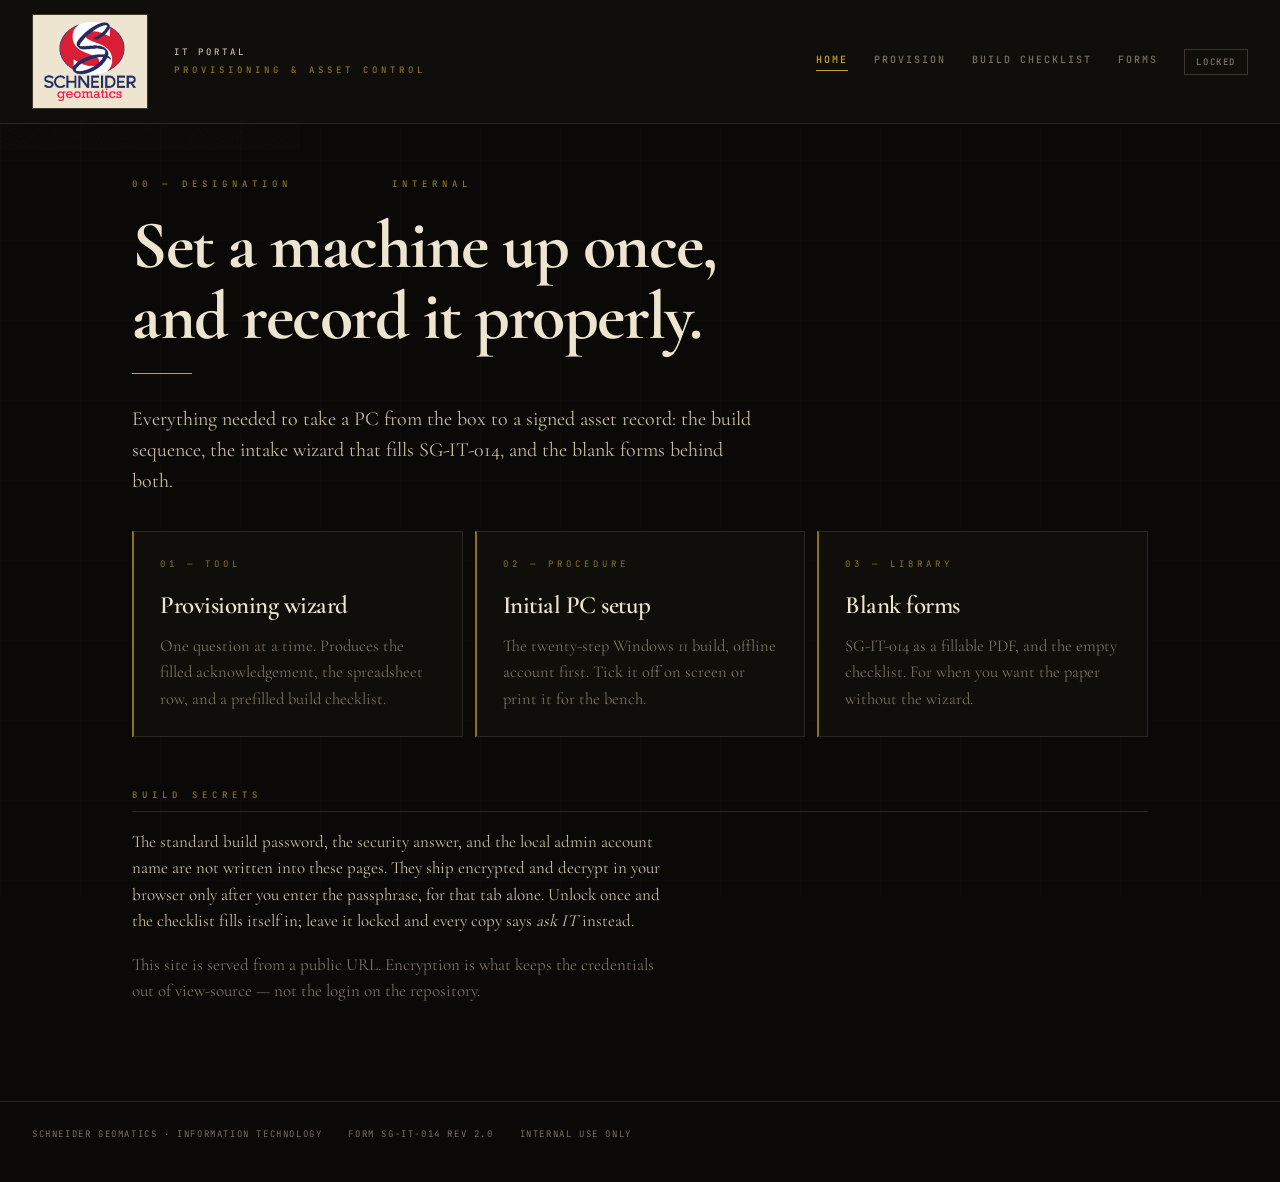
<file: index.html>
<!DOCTYPE html>
<html lang="en">
<head>
<meta charset="utf-8">
<meta name="viewport" content="width=device-width, initial-scale=1">
<meta name="robots" content="noindex, nofollow">
<title>Schneider Geomatics — IT Portal</title>
<link rel="icon" href="assets/img/favicon.png">
<link rel="stylesheet" href="assets/css/portal.css">
</head>
<body>
<div class="grid-bg"></div>
<svg class="noise" xmlns="http://www.w3.org/2000/svg"><filter id="grain"><feTurbulence type="fractalNoise" baseFrequency="0.8" numOctaves="3" stitchTiles="stitch"/></filter><rect width="100%" height="100%" filter="url(#grain)"/></svg>

<div class="shell">
  <header class="topbar">
    <a class="mark" href="index.html"><img src="assets/img/logo.png" alt="Schneider Geomatics"></a>
    <div class="sitename"><b>IT Portal</b>Provisioning &amp; asset control</div>
    <nav class="topnav">
      <a href="index.html" aria-current="page">Home</a>
      <a href="provision.html">Provision</a>
      <a href="checklist.html">Build checklist</a>
      <a href="forms.html">Forms</a>
      <button class="lockstate" id="lockbtn">Locked</button>
    </nav>
  </header>

  <main class="wrap">
    <p class="eyebrow"><span>00 &mdash; Designation</span><span>Internal</span></p>
    <h1>Set a machine up once,<br>and record it properly.</h1>
    <div class="rule"></div>
    <p class="lede">Everything needed to take a PC from the box to a signed asset record: the build sequence, the intake wizard that fills SG-IT-014, and the blank forms behind both.</p>

    <div class="tiles">
      <a class="tile" href="provision.html">
        <span class="n">01 &mdash; TOOL</span>
        <strong>Provisioning wizard</strong>
        <span class="d">One question at a time. Produces the filled acknowledgement, the spreadsheet row, and a prefilled build checklist.</span>
      </a>
      <a class="tile" href="checklist.html">
        <span class="n">02 &mdash; PROCEDURE</span>
        <strong>Initial PC setup</strong>
        <span class="d">The twenty-step Windows 11 build, offline account first. Tick it off on screen or print it for the bench.</span>
      </a>
      <a class="tile" href="forms.html">
        <span class="n">03 &mdash; LIBRARY</span>
        <strong>Blank forms</strong>
        <span class="d">SG-IT-014 as a fillable PDF, and the empty checklist. For when you want the paper without the wizard.</span>
      </a>
    </div>

    <h3 style="margin-top:52px">Build secrets</h3>
    <p>The standard build password, the security answer, and the local admin account name are not written into these pages. They ship encrypted and decrypt in your browser only after you enter the passphrase, for that tab alone. Unlock once and the checklist fills itself in; leave it locked and every copy says <em>ask IT</em> instead.</p>
    <p class="dim">This site is served from a public URL. Encryption is what keeps the credentials out of view-source — not the login on the repository.</p>
  </main>

  <footer class="site">
    <span>Schneider Geomatics · Information Technology</span>
    <span>Form SG-IT-014 Rev 2.0</span>
    <span>Internal use only</span>
  </footer>
</div>

<script>window.SITE_ROOT = "./";</script>
<script src="assets/js/vault.js"></script>
</body>
</html>
</file>
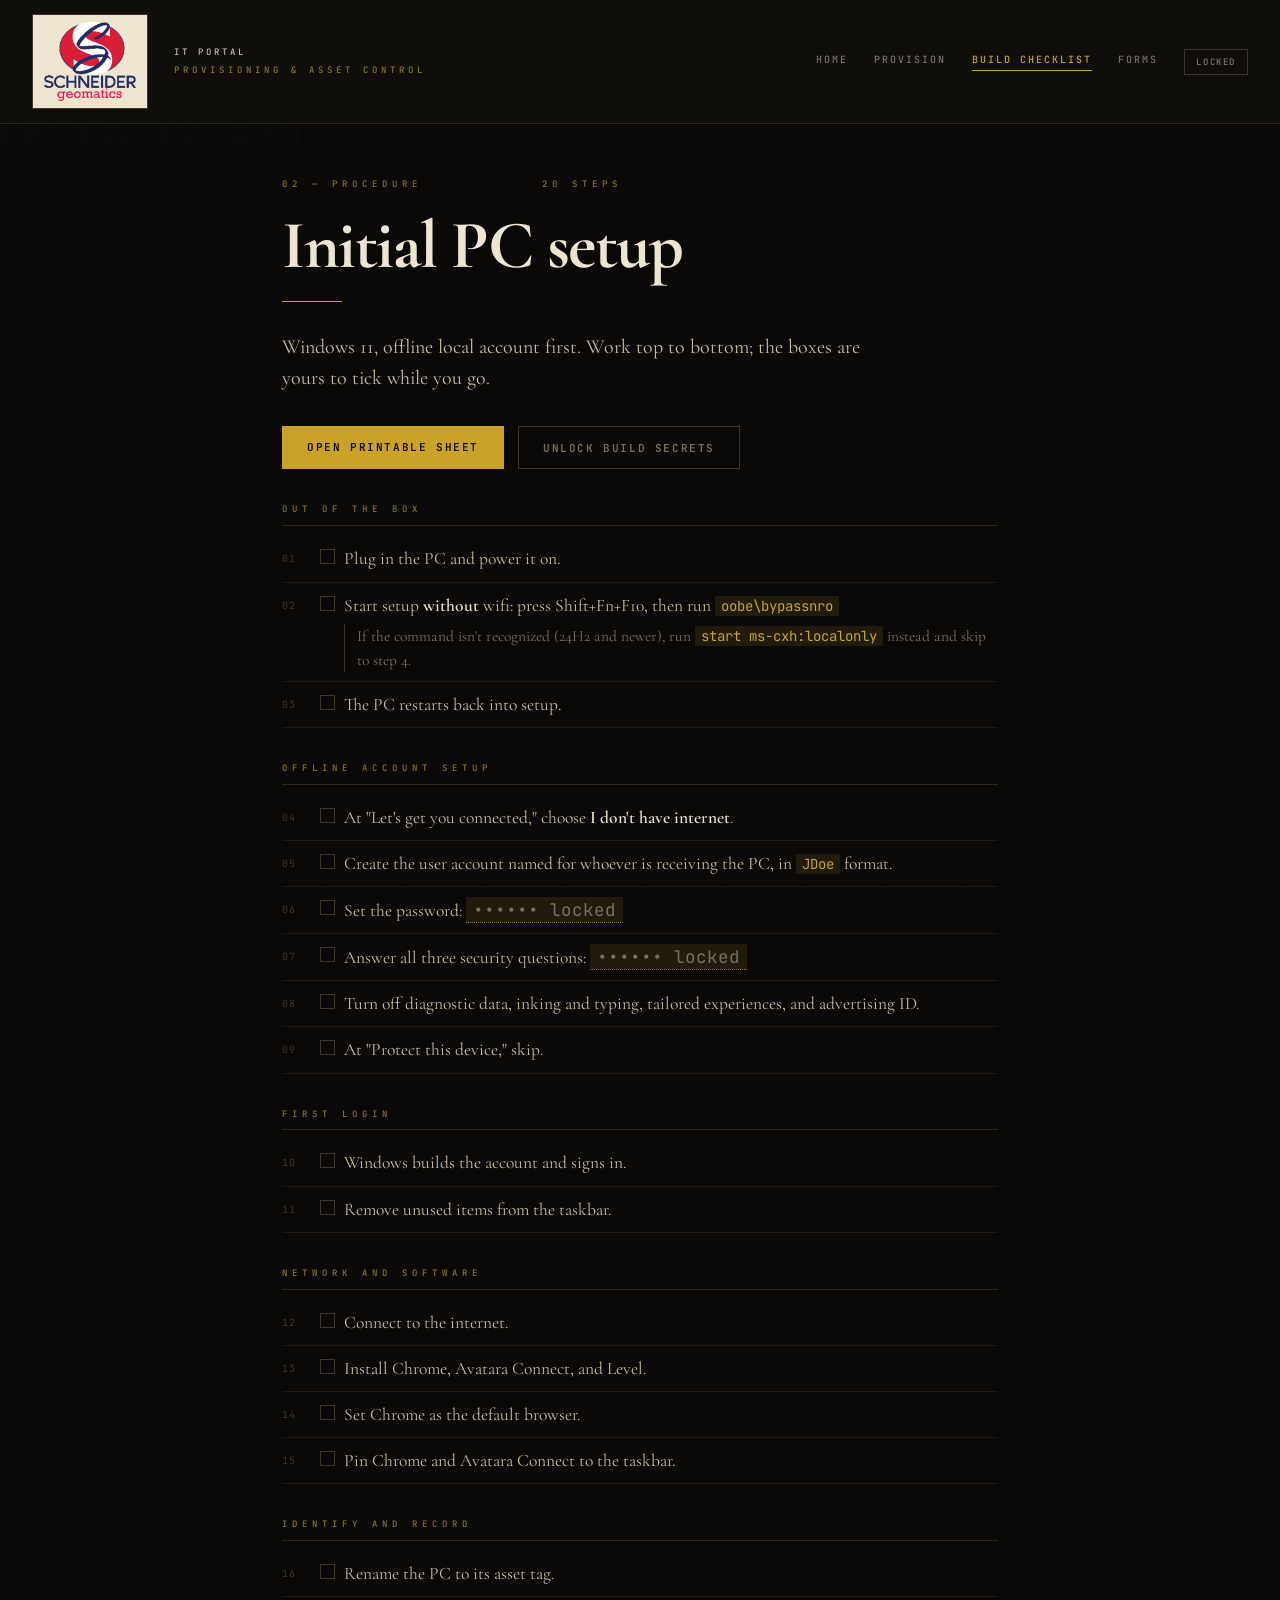
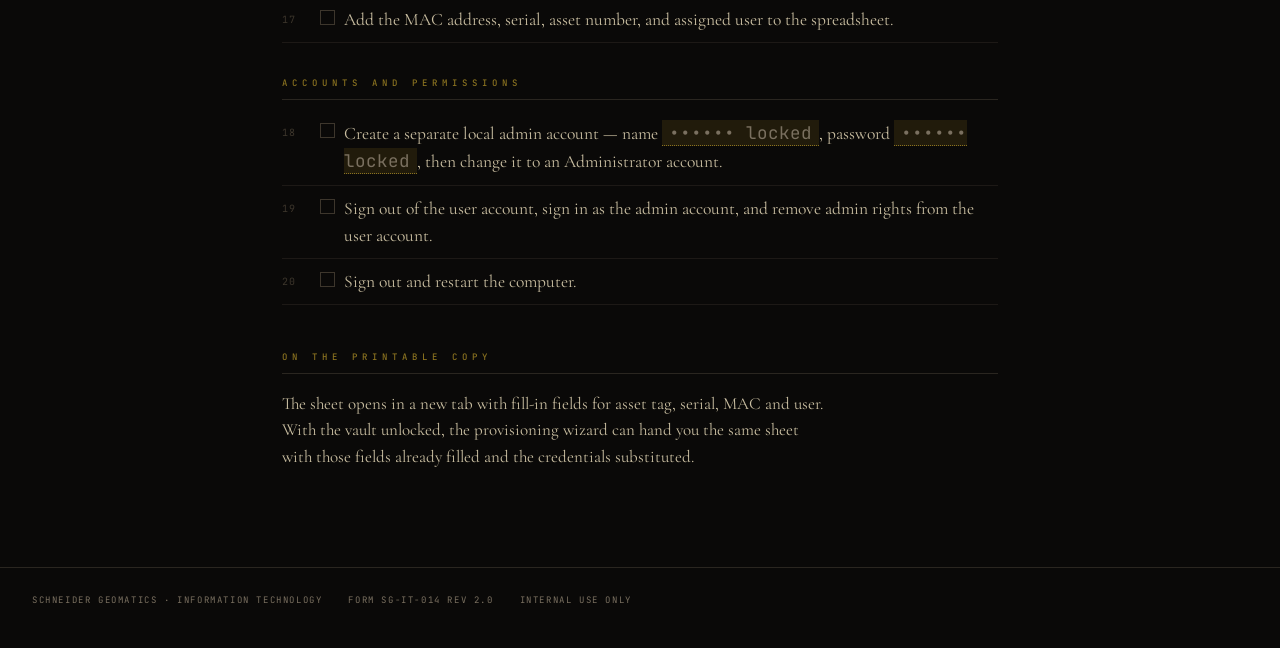
<file: checklist.html>
<!DOCTYPE html>
<html lang="en">
<head>
<meta charset="utf-8">
<meta name="viewport" content="width=device-width, initial-scale=1">
<meta name="robots" content="noindex, nofollow">
<title>Build checklist — Schneider Geomatics IT Portal</title>
<link rel="icon" href="assets/img/favicon.png">
<link rel="stylesheet" href="assets/css/portal.css">
<style>
  .cl-sec { margin-top:34px; }
  ol.cl { list-style:none; margin:0; padding:0; }
  ol.cl li { display:grid; grid-template-columns:34px 28px 1fr; align-items:start; padding:9px 0;
             border-bottom:1px solid rgba(42,38,32,.6); }
  ol.cl li .num { font-family:var(--mono); font-size:10px; letter-spacing:1px; color:var(--border-lt); padding-top:6px; }
  ol.cl input.box { appearance:none; -webkit-appearance:none; width:15px; height:15px; border:1px solid var(--border-lt);
                    background:var(--bg); margin-top:4px; cursor:pointer; position:relative; }
  ol.cl input.box:checked { border-color:var(--accent); }
  ol.cl input.box:checked::after { content:""; position:absolute; left:4px; top:0; width:4px; height:9px;
                    border:solid var(--accent); border-width:0 2px 2px 0; transform:rotate(42deg); }
  ol.cl li:has(input.box:checked) .task { color:var(--text-dim); }
  ol.cl .task { font-size:17.5px; color:var(--text); }
  ol.cl code { font-family:var(--mono); font-size:14px; color:var(--accent); background:var(--accent-glow); padding:1px 6px; }
  ol.cl strong { color:var(--text-bright); font-weight:600; }
  ol.cl .note { grid-column:3; font-size:15.5px; color:var(--text-dim); margin-top:5px;
                padding-left:12px; border-left:1px solid var(--border-lt); }
  .clhead { display:flex; gap:14px; flex-wrap:wrap; margin-top:26px; }
</style>
</head>
<body>
<div class="grid-bg"></div>
<svg class="noise" xmlns="http://www.w3.org/2000/svg"><filter id="grain"><feTurbulence type="fractalNoise" baseFrequency="0.8" numOctaves="3" stitchTiles="stitch"/></filter><rect width="100%" height="100%" filter="url(#grain)"/></svg>

<div class="shell">
  <header class="topbar">
    <a class="mark" href="index.html"><img src="assets/img/logo.png" alt="Schneider Geomatics"></a>
    <div class="sitename"><b>IT Portal</b>Provisioning &amp; asset control</div>
    <nav class="topnav">
      <a href="index.html">Home</a>
      <a href="provision.html">Provision</a>
      <a href="checklist.html" aria-current="page">Build checklist</a>
      <a href="forms.html">Forms</a>
      <button class="lockstate" id="lockbtn">Locked</button>
    </nav>
  </header>
  <main class="wrap narrow">
    <p class="eyebrow"><span>02 &mdash; Procedure</span><span>20 steps</span></p>
    <h1>Initial PC setup</h1>
    <div class="rule"></div>
    <p class="lede">Windows 11, offline local account first. Work top to bottom; the boxes are yours to tick while you go.</p>
    <div class="clhead">
      <a class="btn primary" href="assets/docs/pc-setup-checklist.html" target="_blank" rel="noopener">Open printable sheet</a>
      <button class="ghost" id="revealbtn">Unlock build secrets</button>
    </div>
<h3 class="cl-sec">Out of the box</h3><ol class="cl">
<li><span class="num">01</span><input type="checkbox" class="box" aria-label="Step 1 done"><span class="task">Plug in the PC and power it on.</span></li>
<li><span class="num">02</span><input type="checkbox" class="box" aria-label="Step 2 done"><span class="task">Start setup <strong>without</strong> wifi: press Shift+Fn+F10, then run <code>oobe\bypassnro</code></span><div class="note">If the command isn't recognized (24H2 and newer), run <code>start ms-cxh:localonly</code> instead and skip to step 4.</div></li>
<li><span class="num">03</span><input type="checkbox" class="box" aria-label="Step 3 done"><span class="task">The PC restarts back into setup.</span></li>
</ol>
<h3 class="cl-sec">Offline account setup</h3><ol class="cl">
<li><span class="num">04</span><input type="checkbox" class="box" aria-label="Step 4 done"><span class="task">At "Let's get you connected," choose <strong>I don't have internet</strong>.</span></li>
<li><span class="num">05</span><input type="checkbox" class="box" aria-label="Step 5 done"><span class="task">Create the user account named for whoever is receiving the PC, in <code>JDoe</code> format.</span></li>
<li><span class="num">06</span><input type="checkbox" class="box" aria-label="Step 6 done"><span class="task">Set the password: <span class="secret locked" data-secret="build_password" data-mask="•••••• locked">•••••• locked</span></span></li>
<li><span class="num">07</span><input type="checkbox" class="box" aria-label="Step 7 done"><span class="task">Answer all three security questions: <span class="secret locked" data-secret="security_answer" data-mask="•••••• locked">•••••• locked</span></span></li>
<li><span class="num">08</span><input type="checkbox" class="box" aria-label="Step 8 done"><span class="task">Turn off diagnostic data, inking and typing, tailored experiences, and advertising ID.</span></li>
<li><span class="num">09</span><input type="checkbox" class="box" aria-label="Step 9 done"><span class="task">At "Protect this device," skip.</span></li>
</ol>
<h3 class="cl-sec">First login</h3><ol class="cl">
<li><span class="num">10</span><input type="checkbox" class="box" aria-label="Step 10 done"><span class="task">Windows builds the account and signs in.</span></li>
<li><span class="num">11</span><input type="checkbox" class="box" aria-label="Step 11 done"><span class="task">Remove unused items from the taskbar.</span></li>
</ol>
<h3 class="cl-sec">Network and software</h3><ol class="cl">
<li><span class="num">12</span><input type="checkbox" class="box" aria-label="Step 12 done"><span class="task">Connect to the internet.</span></li>
<li><span class="num">13</span><input type="checkbox" class="box" aria-label="Step 13 done"><span class="task">Install Chrome, Avatara Connect, and Level.</span></li>
<li><span class="num">14</span><input type="checkbox" class="box" aria-label="Step 14 done"><span class="task">Set Chrome as the default browser.</span></li>
<li><span class="num">15</span><input type="checkbox" class="box" aria-label="Step 15 done"><span class="task">Pin Chrome and Avatara Connect to the taskbar.</span></li>
</ol>
<h3 class="cl-sec">Identify and record</h3><ol class="cl">
<li><span class="num">16</span><input type="checkbox" class="box" aria-label="Step 16 done"><span class="task">Rename the PC to its asset tag.</span></li>
<li><span class="num">17</span><input type="checkbox" class="box" aria-label="Step 17 done"><span class="task">Add the MAC address, serial, asset number, and assigned user to the spreadsheet.</span></li>
</ol>
<h3 class="cl-sec">Accounts and permissions</h3><ol class="cl">
<li><span class="num">18</span><input type="checkbox" class="box" aria-label="Step 18 done"><span class="task">Create a separate local admin account — name <span class="secret locked" data-secret="admin_account" data-mask="•••••• locked">•••••• locked</span>, password <span class="secret locked" data-secret="build_password" data-mask="•••••• locked">•••••• locked</span>, then change it to an Administrator account.</span></li>
<li><span class="num">19</span><input type="checkbox" class="box" aria-label="Step 19 done"><span class="task">Sign out of the user account, sign in as the admin account, and remove admin rights from the user account.</span></li>
<li><span class="num">20</span><input type="checkbox" class="box" aria-label="Step 20 done"><span class="task">Sign out and restart the computer.</span></li>
</ol>
    <h3 style="margin-top:46px">On the printable copy</h3>
    <p>The sheet opens in a new tab with fill-in fields for asset tag, serial, MAC and user. With the vault unlocked, the provisioning wizard can hand you the same sheet with those fields already filled and the credentials substituted.</p>
  </main>
  <footer class="site">
    <span>Schneider Geomatics · Information Technology</span>
    <span>Form SG-IT-014 Rev 2.0</span>
    <span>Internal use only</span>
  </footer>
</div>

<script>window.SITE_ROOT = "./";</script>
<script src="assets/js/vault.js"></script>
<script>document.getElementById("revealbtn").onclick = () => Vault.isOpen() ? Vault.lock() : Vault.openModal();Vault.onChange(v => document.getElementById("revealbtn").textContent = v ? "Lock build secrets" : "Unlock build secrets");</script>
</body>
</html>
</file>
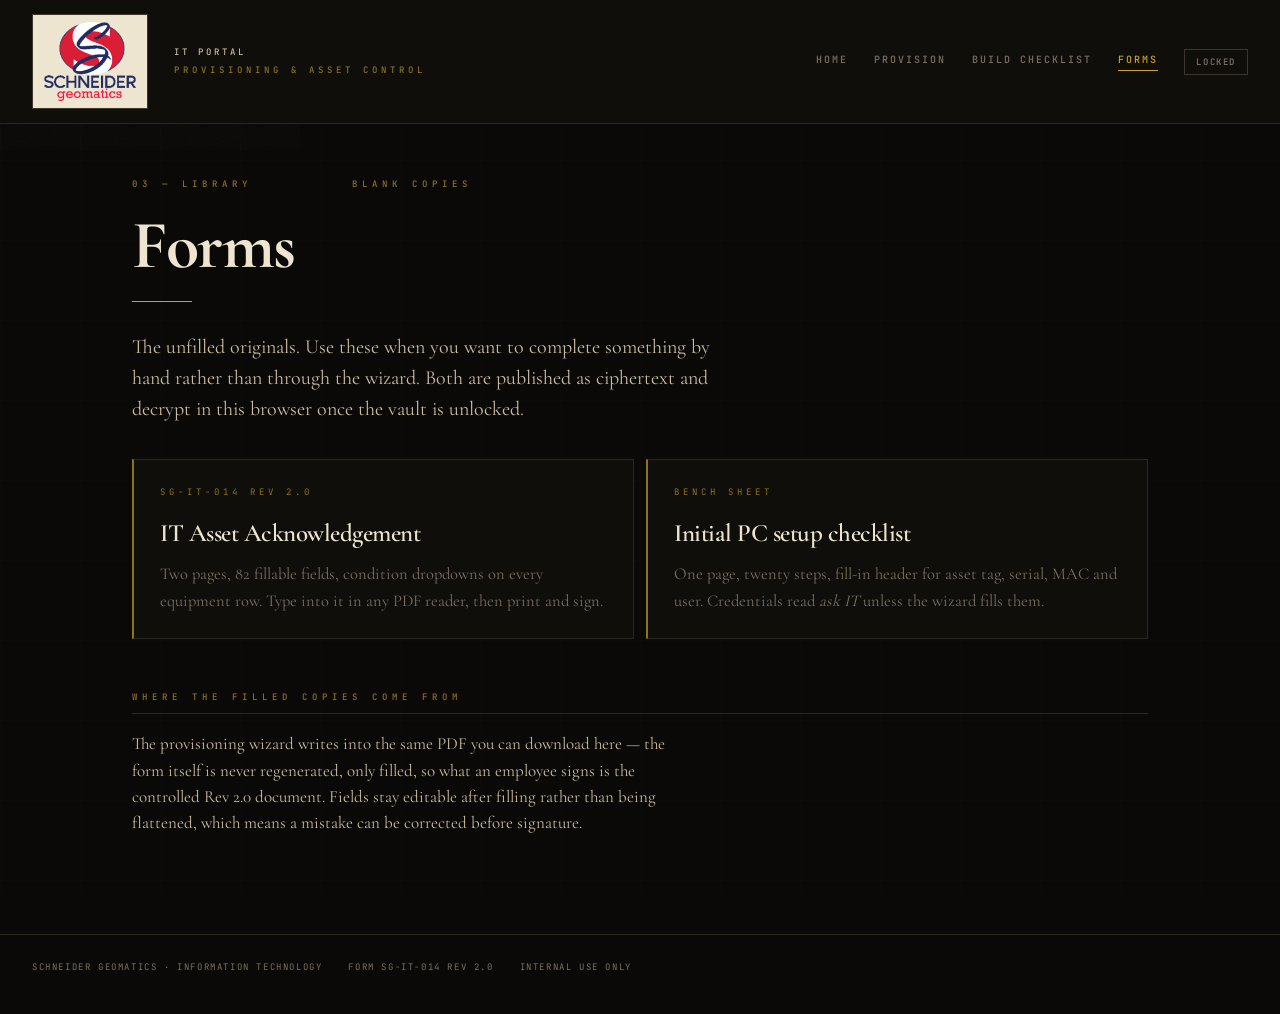
<file: forms.html>
<!DOCTYPE html>
<html lang="en">
<head>
<meta charset="utf-8">
<meta name="viewport" content="width=device-width, initial-scale=1">
<meta name="robots" content="noindex, nofollow">
<title>Forms — Schneider Geomatics IT Portal</title>
<link rel="icon" href="assets/img/favicon.png">
<link rel="stylesheet" href="assets/css/portal.css">

</head>
<body>
<div class="grid-bg"></div>
<svg class="noise" xmlns="http://www.w3.org/2000/svg"><filter id="grain"><feTurbulence type="fractalNoise" baseFrequency="0.8" numOctaves="3" stitchTiles="stitch"/></filter><rect width="100%" height="100%" filter="url(#grain)"/></svg>

<div class="shell">
  <header class="topbar">
    <a class="mark" href="index.html"><img src="assets/img/logo.png" alt="Schneider Geomatics"></a>
    <div class="sitename"><b>IT Portal</b>Provisioning &amp; asset control</div>
    <nav class="topnav">
      <a href="index.html">Home</a>
      <a href="provision.html">Provision</a>
      <a href="checklist.html">Build checklist</a>
      <a href="forms.html" aria-current="page">Forms</a>
      <button class="lockstate" id="lockbtn">Locked</button>
    </nav>
  </header>
  <main class="wrap">
    <p class="eyebrow"><span>03 &mdash; Library</span><span>Blank copies</span></p>
    <h1>Forms</h1>
    <div class="rule"></div>
    <p class="lede">The unfilled originals. Use these when you want to complete something by hand rather than through the wizard. Both are published as ciphertext and decrypt in this browser once the vault is unlocked.</p>

    <div class="tiles">
      <a class="tile" href="#" data-asset="assets/docs/form-sg-it-014.enc.json" data-mode="save">
        <span class="n">SG-IT-014 REV 2.0</span>
        <strong>IT Asset Acknowledgement</strong>
        <span class="d">Two pages, 82 fillable fields, condition dropdowns on every equipment row. Type into it in any PDF reader, then print and sign.</span>
      </a>
      <a class="tile" href="#" data-asset="assets/docs/pc-setup-checklist.enc.json" data-mode="open">
        <span class="n">BENCH SHEET</span>
        <strong>Initial PC setup checklist</strong>
        <span class="d">One page, twenty steps, fill-in header for asset tag, serial, MAC and user. Credentials read <em>ask IT</em> unless the wizard fills them.</span>
      </a>
    </div>

    <h3 style="margin-top:52px">Where the filled copies come from</h3>
    <p>The provisioning wizard writes into the same PDF you can download here — the form itself is never regenerated, only filled, so what an employee signs is the controlled Rev 2.0 document. Fields stay editable after filling rather than being flattened, which means a mistake can be corrected before signature.</p>
  </main>
  <footer class="site">
    <span>Schneider Geomatics · Information Technology</span>
    <span>Form SG-IT-014 Rev 2.0</span>
    <span>Internal use only</span>
  </footer>
</div>

<script>window.SITE_ROOT = "./";</script>
<script src="assets/js/vault.js"></script>
<script>
/* The blank forms are published as ciphertext, so a direct URL yields an
   encrypted blob and nothing else. They are decrypted here, in memory, and
   handed over as an object URL that never touches the network. */
document.querySelectorAll("[data-asset]").forEach((el) => {
  el.addEventListener("click", async (e) => {
    e.preventDefault();
    if (!Vault.isOpen()) { Vault.openModal(); return; }

    /* window.open has to happen inside the gesture or the popup blocker eats
       it — decryption is async, so the tab is reserved first and navigated
       after. A blocked popup leaves tab null and we fall back to saving. */
    const tab = el.dataset.mode === "open" ? window.open("", "_blank") : null;
    try {
      const doc = await Vault.decryptAsset(el.dataset.asset);
      const url = URL.createObjectURL(new Blob([doc.bytes], { type: doc.type }));
      if (tab) {
        tab.location = url;
      } else {
        const a = document.createElement("a");
        a.href = url; a.download = doc.name; a.click();
      }
      setTimeout(() => URL.revokeObjectURL(url), 60000);
      toast("Decrypted " + doc.name);
    } catch (err) {
      if (tab) tab.close();
      toast(err.message);
    }
  });
});
</script>

</body>
</html>
</file>
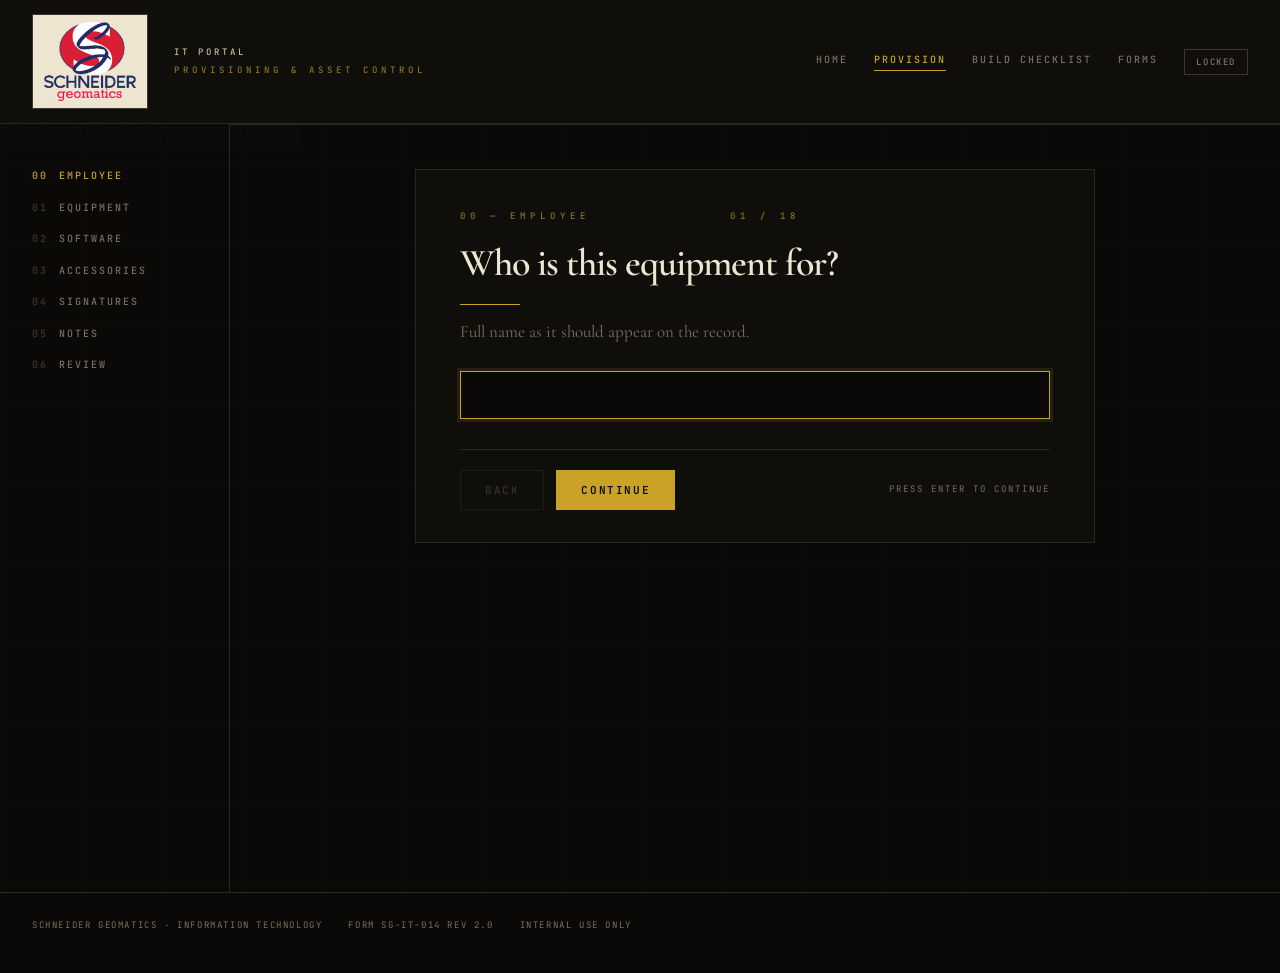
<file: provision.html>
<!DOCTYPE html>
<html lang="en">
<head>
<meta charset="utf-8">
<meta name="viewport" content="width=device-width, initial-scale=1">
<meta name="robots" content="noindex, nofollow">
<title>Provision — Schneider Geomatics IT Portal</title>
<link rel="icon" href="assets/img/favicon.png">
<link rel="stylesheet" href="assets/css/portal.css">
<style>
  .prov { display:grid; grid-template-columns:230px 1fr; gap:0; min-height:calc(100vh - 132px); }
  .steprail { border-right:1px solid var(--border); padding:36px 26px 36px 32px; }
  .steprail ol { list-style:none; margin:0; padding:0; }
  .steprail li { display:flex; gap:11px; align-items:baseline; font-family:var(--mono); font-size:10px;
                 font-weight:500; letter-spacing:2px; text-transform:uppercase; color:var(--text-dim);
                 padding:8px 0; transition:color .3s ease; }
  .steprail li .n { color:var(--border-lt); transition:color .3s ease; }
  .steprail li.done { color:var(--text); } .steprail li.done .n { color:var(--accent-dim); }
  .steprail li.active, .steprail li.active .n { color:var(--accent); }
  .bar { height:1px; background:var(--border); }
  .bar > div { height:100%; background:var(--accent); width:0; transition:width .3s ease; }
  .pane { display:flex; align-items:flex-start; justify-content:center; padding:44px 40px 70px; }
  .card { background:var(--bg2); border:1px solid var(--border); width:100%; max-width:680px; padding:40px 44px 32px; }
  .card.in { animation:fadeUp .34s ease both; }
  @keyframes fadeUp { from { opacity:0; transform:translateY(14px); } to { opacity:1; transform:none; } }
  .card h2 { font-size:clamp(26px,3.2vw,38px); margin:0 0 18px; }
  .card .rule { margin-bottom:26px; }
  .help { font-size:17px; color:var(--text-dim); margin:-12px 0 26px; max-width:60ch; }
  .choices { display:grid; gap:6px; }
  .choice { display:flex; align-items:center; gap:13px; border:1px solid var(--border); border-left:2px solid var(--border);
            background:var(--bg); padding:12px 15px; cursor:pointer; font-size:17px; color:var(--text);
            transition:border-color .3s ease, background .3s ease, color .3s ease; }
  .choice:hover { background:var(--accent-glow); }
  .choice input { width:15px; height:15px; accent-color:var(--accent); cursor:pointer; }
  .choice.on { border-left-color:var(--accent); color:var(--text-bright); }
  .actions { display:flex; align-items:center; gap:12px; margin-top:30px; padding-top:20px; border-top:1px solid var(--border); }
  .spacer { flex:1; }
  .review { max-width:900px; }
  .group { margin-bottom:26px; }
  .group h3 { margin-bottom:10px; }
  .kv { display:grid; grid-template-columns:230px 1fr auto; gap:0 16px; align-items:baseline; }
  .kv .k { font-family:var(--mono); font-size:10px; letter-spacing:1.4px; text-transform:uppercase; color:var(--text-dim); padding:7px 0; }
  .kv .v { font-family:var(--mono); font-size:13px; color:var(--text-bright); padding:7px 0; }
  .kv .v.empty { color:var(--border-lt); }
  .kv .edit { background:none; border:none; color:var(--text-dim); font-size:9px; letter-spacing:1.6px; padding:7px 4px; cursor:pointer; }
  .kv .edit:hover { color:var(--accent); }
  .outputs { display:grid; gap:8px; }
  .out { display:flex; align-items:center; gap:16px; border:1px solid var(--border); border-left:2px solid var(--accent-dim);
         background:var(--bg); padding:16px 18px; transition:background .3s ease, border-color .3s ease; }
  .out:hover { background:var(--accent-glow); border-left-color:var(--accent); }
  .out div { flex:1; }
  .out strong { display:block; font-family:var(--mono); font-size:11px; font-weight:600; letter-spacing:2px;
                text-transform:uppercase; color:var(--text-bright); margin-bottom:4px; }
  .out span { font-size:16px; color:var(--text-dim); }
  @media (max-width:820px) {
    .prov { grid-template-columns:1fr; }
    .steprail { display:none; }
    .pane { padding:24px 16px 50px; }
    .card { padding:26px 20px 22px; }
    .kv { grid-template-columns:1fr auto; }
    .kv .k { grid-column:1 / -1; padding-bottom:0; }
  }
</style>
</head>
<body>
<div class="grid-bg"></div>
<svg class="noise" xmlns="http://www.w3.org/2000/svg"><filter id="grain"><feTurbulence type="fractalNoise" baseFrequency="0.8" numOctaves="3" stitchTiles="stitch"/></filter><rect width="100%" height="100%" filter="url(#grain)"/></svg>

<div class="shell">
  <header class="topbar">
    <a class="mark" href="index.html"><img src="assets/img/logo.png" alt="Schneider Geomatics"></a>
    <div class="sitename"><b>IT Portal</b>Provisioning &amp; asset control</div>
    <nav class="topnav">
      <a href="index.html">Home</a>
      <a href="provision.html" aria-current="page">Provision</a>
      <a href="checklist.html">Build checklist</a>
      <a href="forms.html">Forms</a>
      <button class="lockstate" id="lockbtn">Locked</button>
    </nav>
  </header>
  <div class="prov">
    <nav class="steprail"><ol id="rail"></ol></nav>
    <main>
      <div class="bar"><div id="bar"></div></div>
      <div class="pane"><div class="card" id="card"></div></div>
    </main>
  </div>
  <footer class="site">
    <span>Schneider Geomatics · Information Technology</span>
    <span>Form SG-IT-014 Rev 2.0</span>
    <span>Internal use only</span>
  </footer>
</div>

<script>window.SITE_ROOT = "./";</script>
<script src="assets/js/vault.js"></script>
<script src="assets/js/pdf-lib.min.js"></script>
<script src="assets/js/app.js"></script>
</body>
</html>
</file>
<file: assets/css/portal.css>
/* Schneider Geomatics IT Portal — Field Systems Division treatment */

@font-face { font-family: 'Cormorant Garamond'; font-style: normal; font-weight: 400; font-display: swap; src: url(../fonts/cormorant-400.woff2) format('woff2'); }
@font-face { font-family: 'Cormorant Garamond'; font-style: normal; font-weight: 600; font-display: swap; src: url(../fonts/cormorant-600.woff2) format('woff2'); }
@font-face { font-family: 'Cormorant Garamond'; font-style: normal; font-weight: 700; font-display: swap; src: url(../fonts/cormorant-700.woff2) format('woff2'); }
@font-face { font-family: 'JetBrains Mono'; font-style: normal; font-weight: 400; font-display: swap; src: url(../fonts/jetbrains-400.woff2) format('woff2'); }
@font-face { font-family: 'JetBrains Mono'; font-style: normal; font-weight: 500; font-display: swap; src: url(../fonts/jetbrains-500.woff2) format('woff2'); }
@font-face { font-family: 'JetBrains Mono'; font-style: normal; font-weight: 600; font-display: swap; src: url(../fonts/jetbrains-600.woff2) format('woff2'); }

:root {
  --bg: #0a0908;
  --bg2: #0f0e0b;
  --bg3: #161410;
  --panel: #1a1814;
  --border: #2a2620;
  --border-lt: #3d362c;
  --text: #c8bda0;
  --text-dim: #7a7060;
  --text-bright: #ede5d0;
  --accent: #c9a227;
  --accent-dim: #8b7320;
  --accent-glow: rgba(201, 162, 39, 0.12);
  --red: #a63d2f;
  --green: #4a7a45;
  --mono: 'JetBrains Mono', 'Fira Code', Consolas, monospace;
  --serif: 'Cormorant Garamond', Georgia, serif;
}

* { box-sizing: border-box; }
html { scroll-behavior: smooth; }

body {
  margin: 0;
  min-height: 100vh;
  background: var(--bg);
  color: var(--text);
  font-family: var(--serif);
  font-size: 17px;
  line-height: 1.55;
  -webkit-font-smoothing: antialiased;
}

.grid-bg {
  position: fixed; inset: 0; z-index: 0; pointer-events: none; opacity: .08;
  background-image:
    linear-gradient(to right, var(--border) 1px, transparent 1px),
    linear-gradient(to bottom, var(--border) 1px, transparent 1px);
  background-size: 80px 80px;
}
.noise { position: fixed; inset: 0; z-index: 0; pointer-events: none; opacity: .03; }

::-webkit-scrollbar { width: 8px; }
::-webkit-scrollbar-track { background: var(--bg2); }
::-webkit-scrollbar-thumb { background: var(--border-lt); }
::-webkit-scrollbar-thumb:hover { background: var(--accent); }

a { color: var(--accent); text-decoration: none; }
a:hover { text-decoration: underline; }

/* ---------------------------------------------------------- site chrome */
.shell { position: relative; z-index: 1; }

.topbar {
  display: flex;
  align-items: center;
  gap: 26px;
  padding: 14px 32px;
  background: var(--bg2);
  border-bottom: 1px solid var(--border);
  position: sticky;
  top: 0;
  z-index: 5;
}

.mark { background: var(--text-bright); border: 1px solid var(--border-lt); padding: 7px 11px; display: block; }
.mark img { width: 92px; height: auto; display: block; }

.sitename {
  font-family: var(--mono);
  font-size: 9px;
  font-weight: 500;
  letter-spacing: 4px;
  text-transform: uppercase;
  color: var(--accent-dim);
  line-height: 1.9;
}
.sitename b { display: block; color: var(--text); font-weight: 500; letter-spacing: 3px; }

.topnav { margin-left: auto; display: flex; gap: 26px; align-items: center; }

.topnav a {
  font-family: var(--mono);
  font-size: 10px;
  font-weight: 500;
  letter-spacing: 2px;
  text-transform: uppercase;
  color: var(--text-dim);
  text-decoration: none;
  padding-bottom: 3px;
  border-bottom: 1px solid transparent;
  transition: color .3s ease, border-color .3s ease;
}
.topnav a:hover { color: var(--accent); text-decoration: none; }
.topnav a[aria-current="page"] { color: var(--accent); border-bottom-color: var(--accent); }

.lockstate {
  font-family: var(--mono);
  font-size: 9px;
  letter-spacing: 1.6px;
  text-transform: uppercase;
  color: var(--text-dim);
  border: 1px solid var(--border-lt);
  padding: 6px 11px;
  cursor: pointer;
  background: transparent;
  transition: color .3s ease, border-color .3s ease;
}
.lockstate:hover { color: var(--accent); border-color: var(--accent); }
.lockstate.open { color: var(--green); border-color: var(--green); }

.wrap { max-width: 1080px; margin: 0 auto; padding: 54px 32px 80px; }
.wrap.narrow { max-width: 780px; }

.eyebrow {
  font-family: var(--mono);
  font-size: 9px;
  font-weight: 500;
  letter-spacing: 5px;
  text-transform: uppercase;
  color: var(--accent-dim);
  margin: 0 0 18px;
  display: flex;
  justify-content: space-between;
  gap: 18px;
}

h1 {
  font-family: var(--serif);
  font-size: clamp(38px, 6vw, 68px);
  font-weight: 700;
  line-height: 1.05;
  letter-spacing: -1.5px;
  color: var(--text-bright);
  margin: 0 0 20px;
}

h2 {
  font-family: var(--serif);
  font-size: clamp(26px, 3.2vw, 38px);
  font-weight: 600;
  line-height: 1.15;
  letter-spacing: -1px;
  color: var(--text-bright);
  margin: 0 0 16px;
}

h3 {
  font-family: var(--mono);
  font-size: 9px;
  font-weight: 500;
  letter-spacing: 5px;
  text-transform: uppercase;
  color: var(--accent-dim);
  margin: 0 0 10px;
  padding-bottom: 8px;
  border-bottom: 1px solid var(--border);
}

.rule { width: 60px; height: 1px; background: var(--accent); margin-bottom: 30px; }

.lede { font-size: 20px; color: var(--text); max-width: 62ch; margin: 0 0 32px; }
p { max-width: 68ch; }
.dim { color: var(--text-dim); }

/* -------------------------------------------------------------- tiles */
.tiles { display: grid; grid-template-columns: repeat(auto-fit, minmax(280px, 1fr)); gap: 12px; margin-top: 34px; }

.tile {
  display: block;
  background: var(--bg2);
  border: 1px solid var(--border);
  border-left: 2px solid var(--accent-dim);
  padding: 26px 26px 24px;
  text-decoration: none;
  color: inherit;
  transition: background .3s ease, border-color .3s ease;
}
.tile:hover { background: var(--accent-glow); border-left-color: var(--accent); text-decoration: none; }

.tile .n {
  font-family: var(--mono);
  font-size: 9px;
  letter-spacing: 4px;
  color: var(--accent-dim);
  display: block;
  margin-bottom: 14px;
}

.tile strong {
  font-family: var(--serif);
  font-size: 25px;
  font-weight: 600;
  letter-spacing: -.5px;
  color: var(--text-bright);
  display: block;
  margin-bottom: 8px;
}

.tile span.d { font-size: 16.5px; color: var(--text-dim); }

/* ------------------------------------------------------------- controls */
input[type="text"], input[type="password"], input[type="date"], input[type="number"], select, textarea {
  width: 100%;
  font-family: var(--mono);
  font-size: 15px;
  color: var(--text-bright);
  background: var(--bg);
  border: 1px solid var(--border-lt);
  border-radius: 0;
  padding: 13px 15px;
  transition: border-color .3s ease, box-shadow .3s ease;
}
input:focus, select:focus, textarea:focus {
  outline: none;
  border-color: var(--accent);
  box-shadow: 0 0 0 3px var(--accent-glow);
}
select { appearance: none; cursor: pointer; }
input[type="date"]::-webkit-calendar-picker-indicator { filter: invert(.72) sepia(.4) saturate(2); cursor: pointer; }

button, .btn {
  font-family: var(--mono);
  font-size: 11px;
  font-weight: 600;
  letter-spacing: 1.6px;
  text-transform: uppercase;
  padding: 12px 24px;
  border-radius: 0;
  border: 1px solid var(--accent);
  cursor: pointer;
  display: inline-block;
  text-decoration: none;
  transition: background .3s ease, color .3s ease, border-color .3s ease;
}
.primary { background: var(--accent); color: var(--bg); }
.primary:hover { background: transparent; color: var(--accent); text-decoration: none; }
.ghost { background: transparent; color: var(--text-dim); border-color: var(--border-lt); }
.ghost:hover { color: var(--accent); border-color: var(--accent); text-decoration: none; }
.ghost:disabled { opacity: .35; cursor: not-allowed; }
.ghost:disabled:hover { color: var(--text-dim); border-color: var(--border-lt); }
button:focus-visible, a:focus-visible { outline: 1px solid var(--accent); outline-offset: 3px; }

.hint { font-family: var(--mono); font-size: 9px; letter-spacing: 2px; text-transform: uppercase; color: var(--text-dim); }

/* --------------------------------------------------------------- vault */
.modal {
  position: fixed; inset: 0; z-index: 20;
  background: rgba(4, 4, 3, .86);
  display: none;
  align-items: center;
  justify-content: center;
  padding: 24px;
}
.modal.show { display: flex; }

.modal .box {
  background: var(--panel);
  border: 1px solid var(--border-lt);
  border-top: 2px solid var(--accent);
  width: 100%;
  max-width: 460px;
  padding: 32px 34px 26px;
}
.modal h4 {
  font-family: var(--serif);
  font-size: 28px;
  font-weight: 600;
  letter-spacing: -.6px;
  color: var(--text-bright);
  margin: 0 0 10px;
}
.modal p { font-size: 16px; color: var(--text-dim); margin: 0 0 20px; }
.modal .row { display: flex; gap: 10px; margin-top: 18px; }
.modal .err { color: var(--red); font-family: var(--mono); font-size: 10px; letter-spacing: 1.4px; text-transform: uppercase; min-height: 14px; margin-top: 10px; }

.secret {
  font-family: var(--mono);
  color: var(--accent);
  background: var(--accent-glow);
  padding: 1px 7px;
  cursor: pointer;
  border-bottom: 1px dashed var(--accent-dim);
}
.secret.locked { color: var(--text-dim); border-bottom-style: dotted; }

/* --------------------------------------------------------------- misc */
.toast {
  position: fixed; left: 50%; bottom: 30px; transform: translateX(-50%); z-index: 30;
  background: var(--panel); border: 1px solid var(--accent); color: var(--accent);
  font-family: var(--mono); font-size: 10px; letter-spacing: 2px; text-transform: uppercase;
  padding: 13px 22px; opacity: 0; pointer-events: none; transition: opacity .3s ease;
}
.toast.show { opacity: 1; }

footer.site {
  border-top: 1px solid var(--border);
  padding: 26px 32px 40px;
  font-family: var(--mono);
  font-size: 9px;
  letter-spacing: 1.6px;
  text-transform: uppercase;
  color: var(--text-dim);
  display: flex;
  gap: 26px;
  flex-wrap: wrap;
}

@media (prefers-reduced-motion: reduce) { * { transition-duration: .01ms !important; animation: none !important; } }

@media (max-width: 760px) {
  .topbar { flex-wrap: wrap; gap: 14px; padding: 12px 16px; }
  .topnav { margin-left: 0; width: 100%; gap: 18px; flex-wrap: wrap; }
  .wrap { padding: 32px 16px 60px; }
  .sitename { display: none; }
}
</file>
